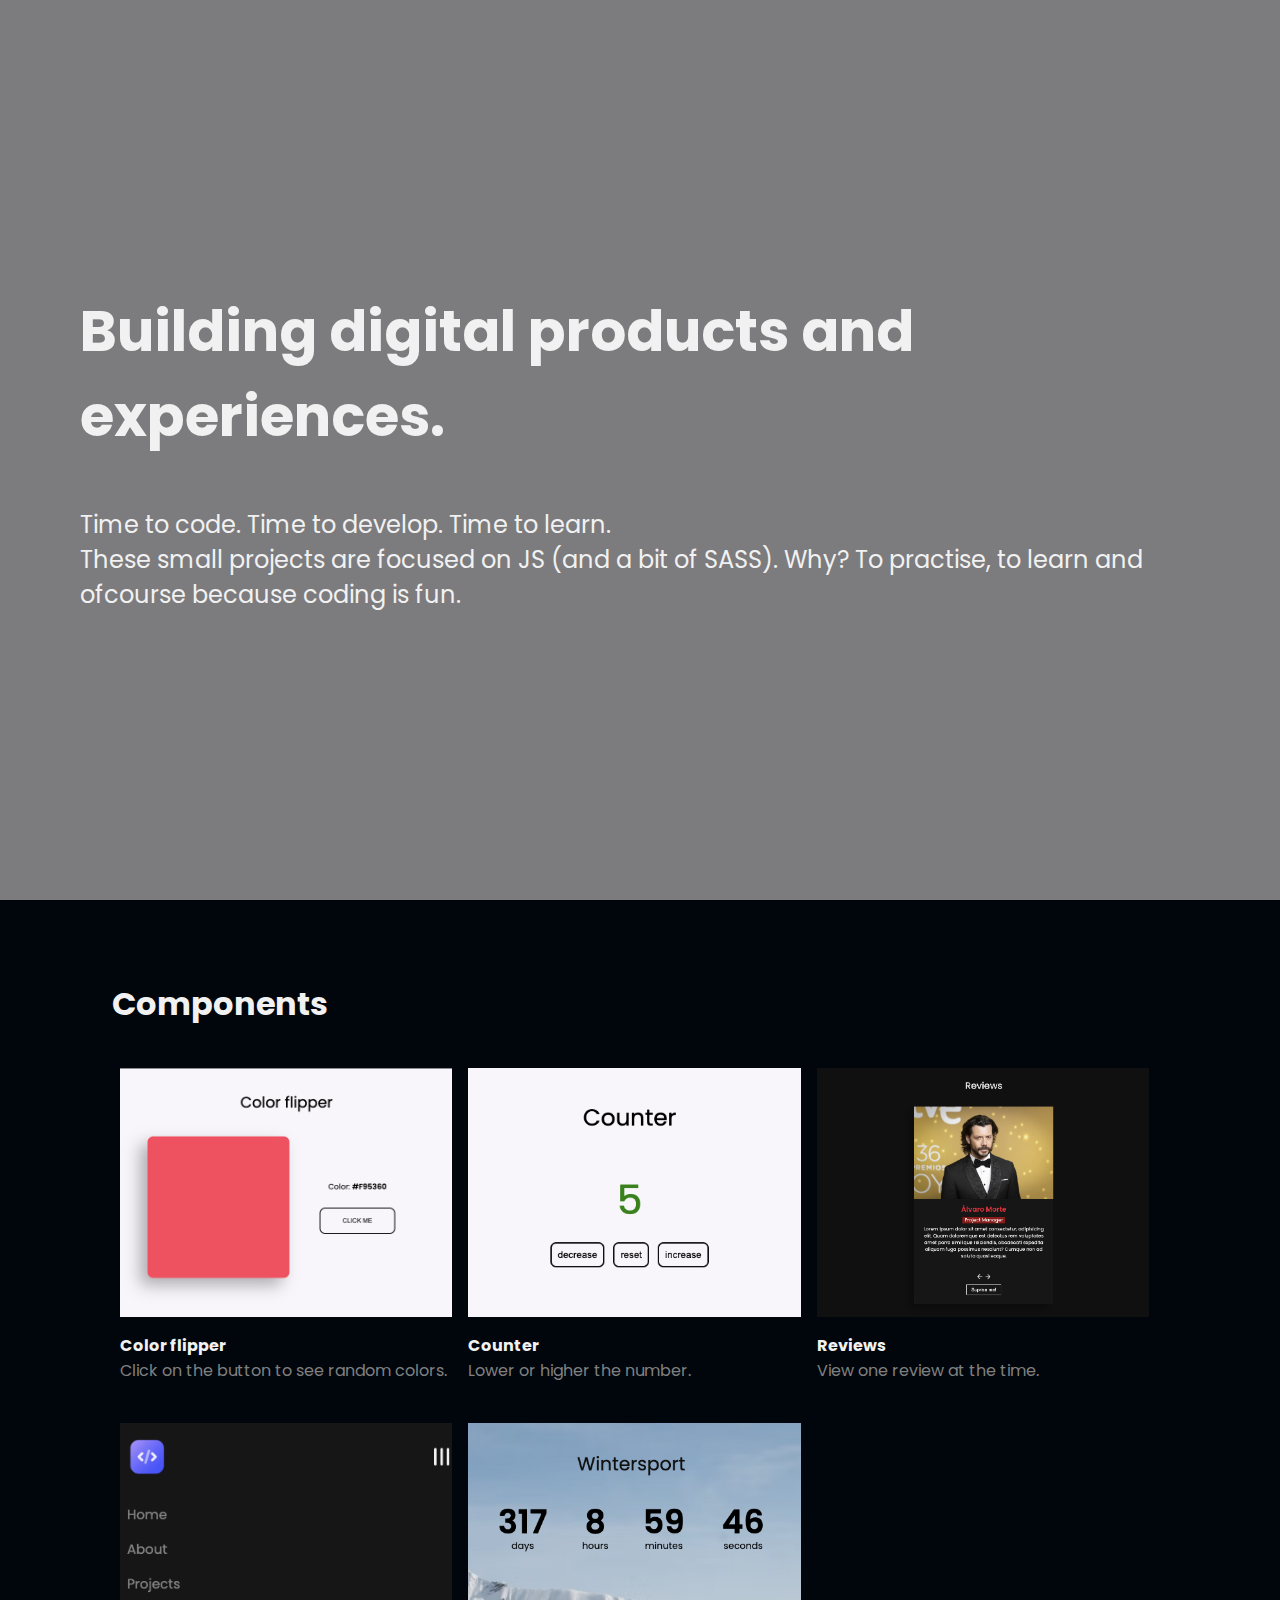
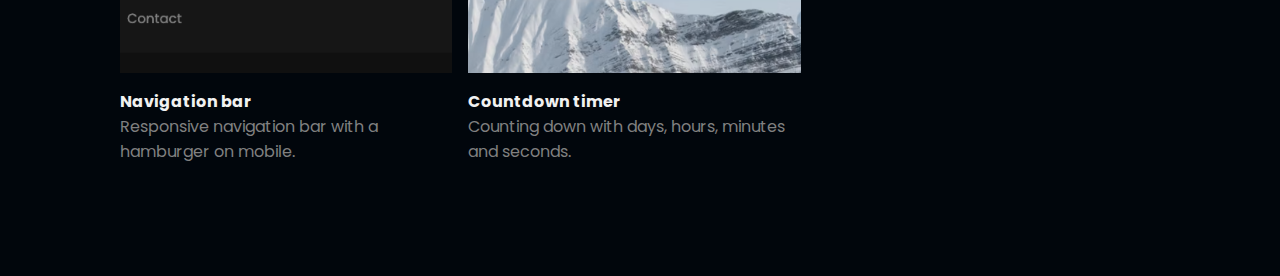
<file: index.html>
<!DOCTYPE html>
<html lang="en">
<head>
	<meta charset="UTF-8">
	<meta name="viewport" content="width=device-width, initial-scale=1.0">
	<meta http-equiv="X-UA-Compatible" content="ie=edge">
	<link rel="stylesheet" href="./styles/style.css">
	<title>Small JS projects</title>
</head>
<body>
	<section class="hero">
		<div class="hero-image"></div>
		<div class="hero-content">
			<h1 class="hero-title">Building digital products and experiences.</h1>
			<p class="hero-text">
				Time to code. Time to develop. Time to learn.<br>
				These small projects are focused on JS (and a bit of SASS). Why? To practise, to learn and ofcourse because coding is fun.
			</p>
		</div>
	</section>
	<section class="section">
		<h2 class="section-title">Components</h2>
		<div class="article-container">
			<article class="article">
				<div class="ratio-img-box">
					<img src="./images/colorflipper.png" class="article-img" alt="Color flipper thumbnail">
				</div>
				<div class="article-content">
					<h3 class="article-title">Color flipper</h3>
					<p class="article-descr">Click on the button to see random colors.</p>
				</div>
				<a href="./components/color-flipper.html" class="article-link" title="View color flipper"></a>
			</article>
			<article class="article">
				<div class="ratio-img-box">
					<img src="./images/counter.png" class="article-img" alt="Counter thumbnail">
				</div>
				<div class="article-content">
					<h3 class="article-title">Counter</h3>
					<p class="article-descr">Lower or higher the number.</p>
				</div>
				<a href="./components/counter.html" class="article-link" title="View the counter"></a>
			</article>
			<article class="article">
				<div class="ratio-img-box">
					<img src="./images/reviews.png" class="article-img" alt="Reviews thumbnail">
				</div>
				<div class="article-content">
					<h3 class="article-title">Reviews</h3>
					<p class="article-descr">View one review at the time.</p>
				</div>
				<a href="./components/reviews.html" class="article-link" title="View reviews"></a>
			</article>
			<article class="article">
				<div class="ratio-img-box">
					<img src="./images/navbar.png" class="article-img" alt="Navigation bar thumbnail">
				</div>
				<div class="article-content">
					<h3 class="article-title">Navigation bar</h3>
					<p class="article-descr">Responsive navigation bar with a hamburger on mobile.</p>
				</div>
				<a href="./components/navbar.html" class="article-link" title="View the navigation bar"></a>
			</article>
			<article class="article">
				<div class="ratio-img-box">
					<img src="./images/countdown-timer.png" class="article-img" alt="Countdown timer thumbnail">
				</div>
				<div class="article-content">
					<h3 class="article-title">Countdown timer</h3>
					<p class="article-descr">Counting down with days, hours, minutes and seconds.</p>
				</div>
				<a href="./components/countdown-timer.html" class="article-link" title="View the countdown timer"></a>
			</article>
		</div>
	</section>
</body>
</html>
</file>
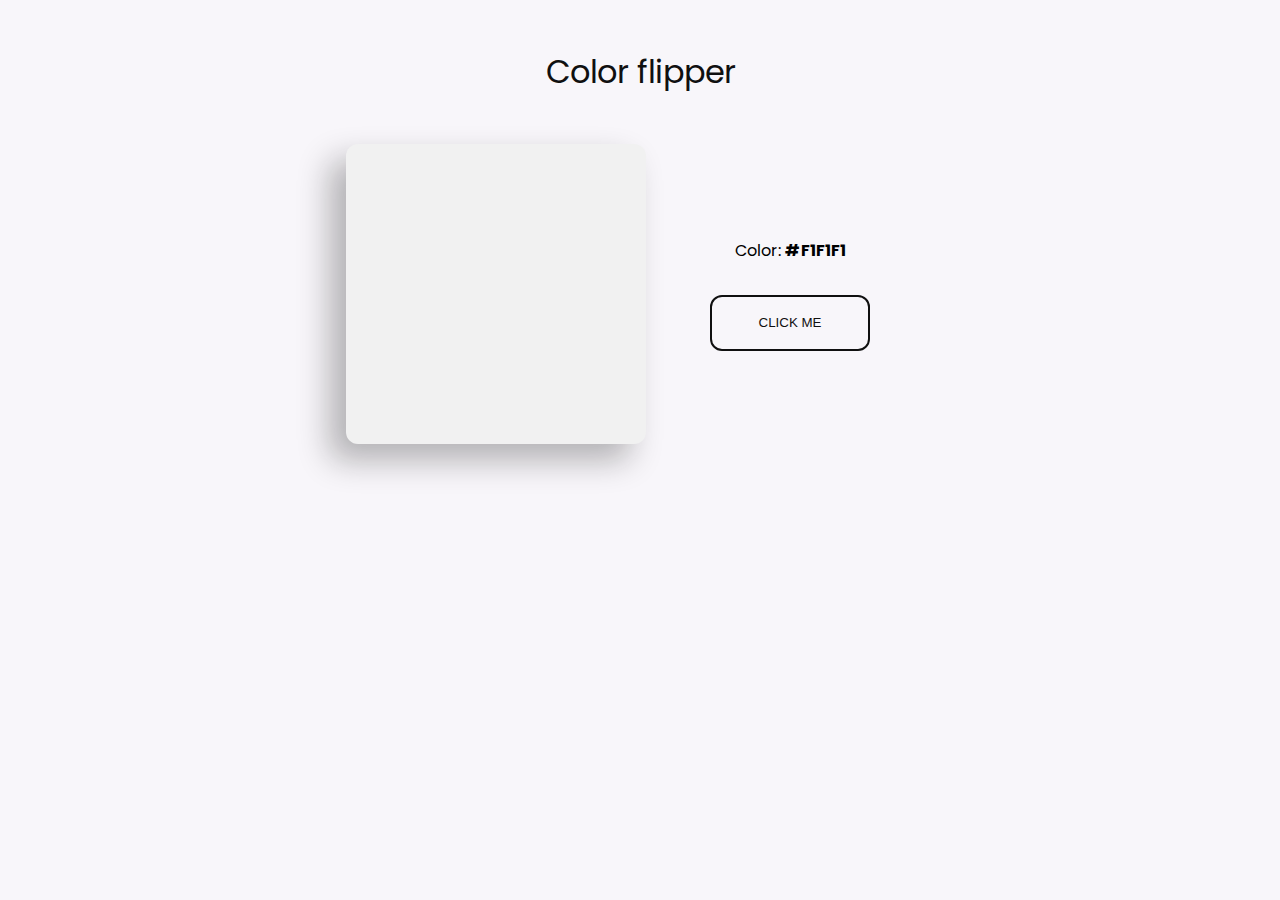
<file: components/color-flipper.html>
<!DOCTYPE html>
<html lang="en">
<head>
	<meta charset="UTF-8">
	<meta name="viewport" content="width=device-width, initial-scale=1.0">
	<meta http-equiv="X-UA-Compatible" content="ie=edge">
	<link rel="stylesheet" href="../styles/style.css">
	<title>Color flipper</title>
</head>
<body>
	<header class="header">
		<h1>Color flipper</h1>
	</header>

	<div class="color-flipper-container">
		<span id="color-box"></span>
		<div class="color-flipper-descr">
			<p class="color-txt">Color: <span class="hex-code">#F1F1F1</span></p>
			<button class="btn">CLICK ME</button>
		</div>
	</div>
</body>
</html>
<script src="../scripts/color-flipper.js"></script>
</file>
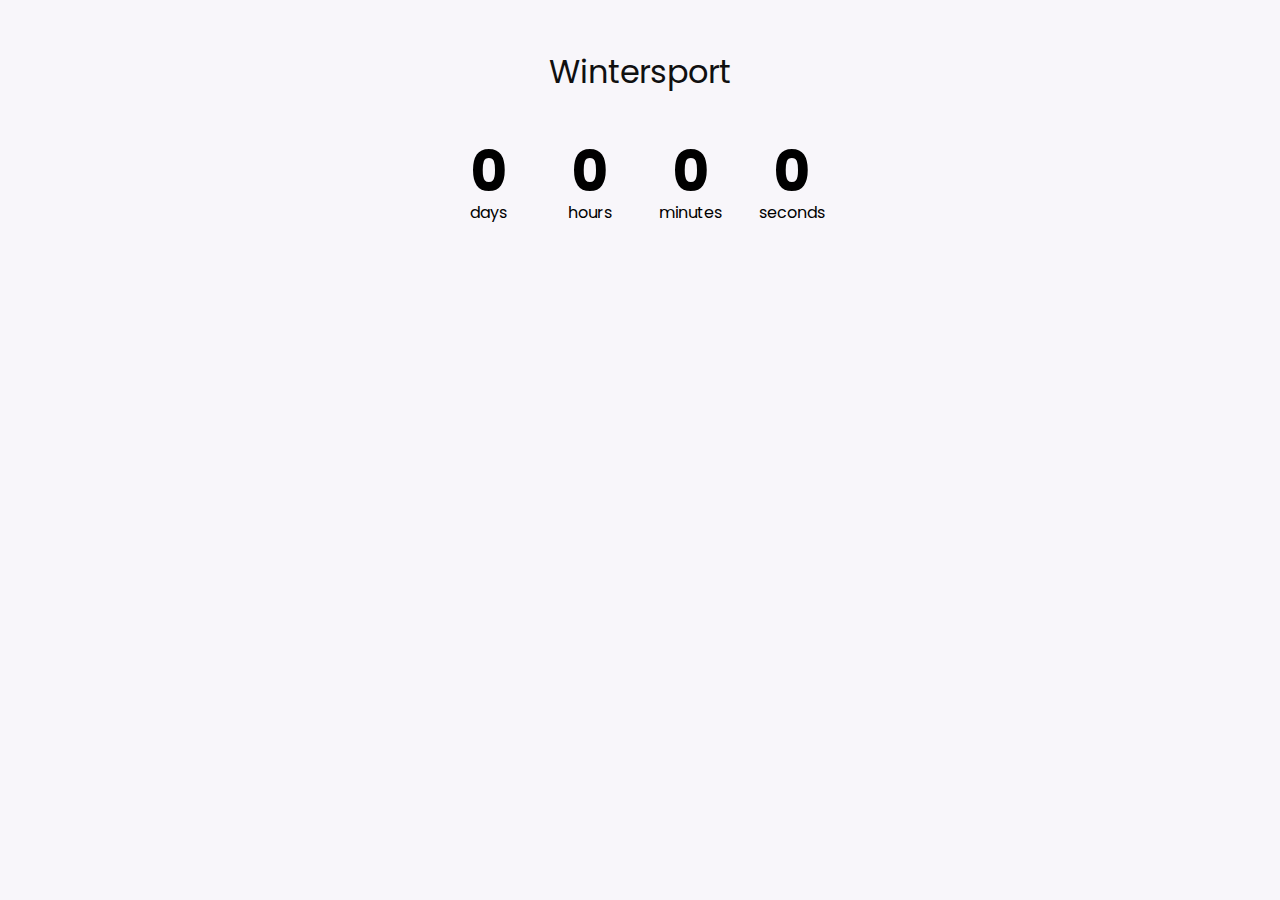
<file: components/countdown-timer.html>
<!DOCTYPE html>
<html lang="en">
<head>
	<meta charset="UTF-8">
	<meta name="viewport" content="width=device-width, initial-scale=1.0">
	<meta http-equiv="X-UA-Compatible" content="ie=edge">
	<link rel="stylesheet" href="../styles/style.css">
	<title>Countdown timer</title>
</head>
<body class="countdown-timer">
	<header class="header">
		<h1>Wintersport</h1>
	</header>

	<section class="countdown-container">
		<div class="counter days-container">
			<p class="number" id="days">0</p>
			<span class="time-unit">days</span>
		</div>
		<div class="counter hours-container">
			<p class="number" id="hours">0</p>
			<span class="time-unit">hours</span>
		</div>
		<div class="counter minutes-container">
			<p class="number" id="minutes">0</p>
			<span class="time-unit">minutes</span>
		</div>
		<div class="counter seconds-container">
			<p class="number" id="seconds">0</p>
			<span class="time-unit">seconds</span>
		</div>
	</section>
</body>
</html>
<script src="../scripts/countdown-timer.js"></script>
</file>
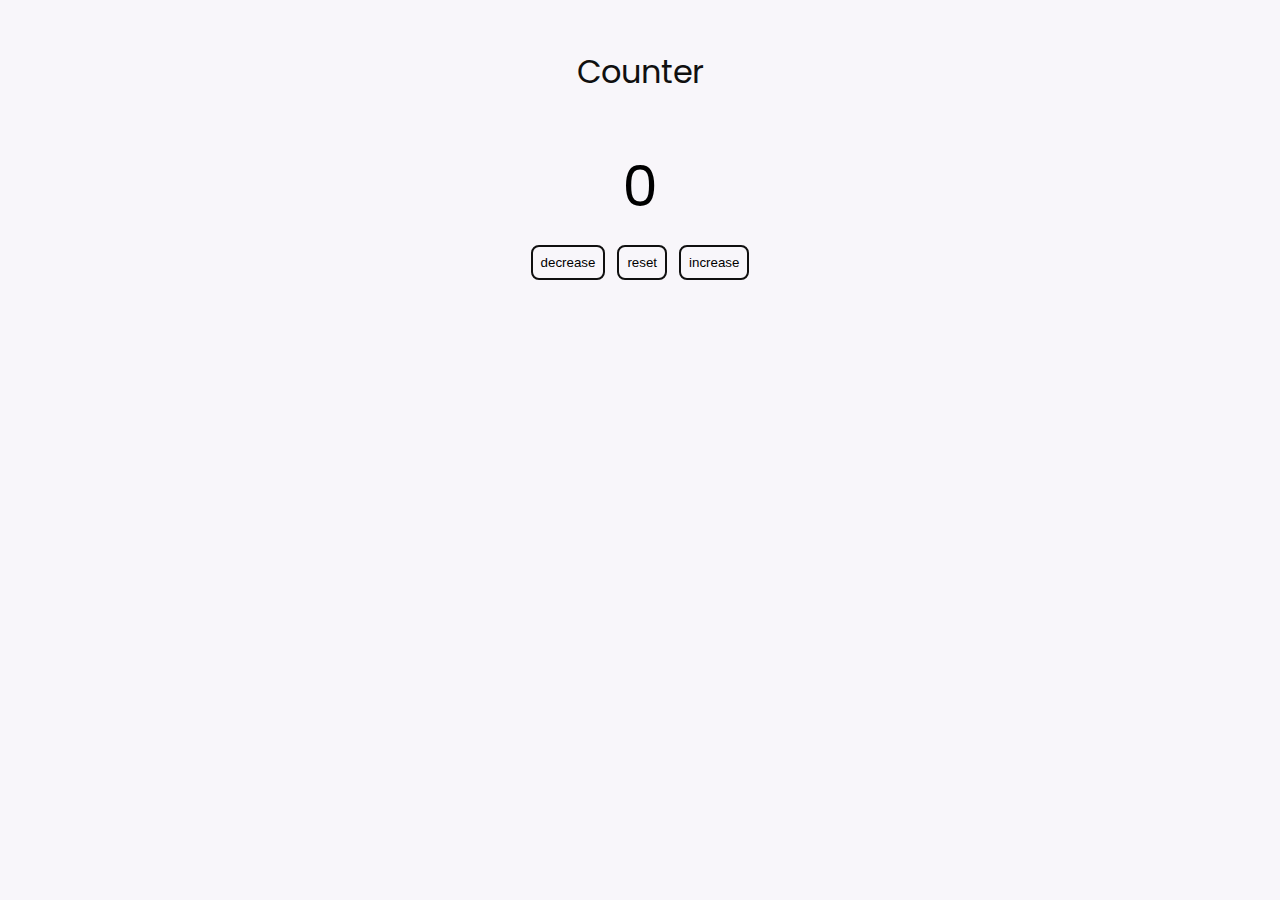
<file: components/counter.html>
<!DOCTYPE html>
<html lang="en">
<head>
	<meta charset="UTF-8">
	<meta name="viewport" content="width=device-width, initial-scale=1.0">
	<meta http-equiv="X-UA-Compatible" content="ie=edge">
	<link rel="stylesheet" href="../styles/style.css">
	<title>Counter</title>
</head>
<body>
	<header class="header">
		<h1>Counter</h1>
	</header>

	<div class="counter-container">
		<span id="value">0</span>
		<div class="btn-container">
			<button class="btn decrease">decrease</button>
			<button class="btn reset">reset</button>
			<button class="btn increase">increase</button>
		</div>
	</div>
</body>
</html>
<script src="../scripts/counter.js"></script>
</file>
<file: styles/style.css>
@import url("https://fonts.googleapis.com/css2?family=Poppins:wght@200;400;600&display=swap");
* {
  margin: 0;
  padding: 0;
  -webkit-box-sizing: border-box;
          box-sizing: border-box;
}

body {
  font-family: 'Poppins', sans-serif;
}

.hero {
  position: relative;
  width: 100vw;
  height: 100vh;
}

.hero .hero-image {
  position: absolute;
  z-index: -1;
  top: 0;
  left: 0;
  width: 100%;
  height: 100%;
  background-image: url("https://images.unsplash.com/photo-1609079332148-ce057e967197?ixlib=rb-4.0.3&ixid=MnwxMjA3fDB8MHxwaG90by1wYWdlfHx8fGVufDB8fHx8&auto=format&fit=crop&w=1170&q=80");
  background-repeat: no-repeat;
  background-size: cover;
  background-position: center;
  -webkit-box-shadow: inset 0 0 0 2000px rgba(0, 0, 0, 0.5);
          box-shadow: inset 0 0 0 2000px rgba(0, 0, 0, 0.5);
}

.hero .hero-content {
  display: -webkit-box;
  display: -ms-flexbox;
  display: flex;
  -webkit-box-pack: center;
      -ms-flex-pack: center;
          justify-content: center;
  -webkit-box-align: center;
      -ms-flex-align: center;
          align-items: center;
  -webkit-box-orient: vertical;
  -webkit-box-direction: normal;
      -ms-flex-direction: column;
          flex-direction: column;
  -webkit-box-align: start;
      -ms-flex-align: start;
          align-items: flex-start;
  height: 100%;
  margin: 0 2rem;
}

@media (min-width: 768px) {
  .hero .hero-content {
    margin: 0 5rem;
  }
}

.hero .hero-content .hero-title {
  color: #F1F1F1;
  font-size: 1.5rem;
}

@media (min-width: 768px) {
  .hero .hero-content .hero-title {
    font-size: 3.5rem;
  }
}

.hero .hero-content .hero-text {
  color: #F1F1F1;
  font-size: 1rem;
  margin-top: 1rem;
}

@media (min-width: 768px) {
  .hero .hero-content .hero-text {
    font-size: 1.5rem;
    margin-top: 3rem;
  }
}

.section {
  background-color: #01060c;
  padding: 4rem 2rem;
}

@media (min-width: 768px) {
  .section {
    padding: 5rem 7rem;
  }
}

.section .section-title {
  color: #F1F1F1;
  margin-bottom: 2rem;
}

@media (min-width: 768px) {
  .section .section-title {
    font-size: 2rem;
  }
}

.article-container {
  display: -webkit-box;
  display: -ms-flexbox;
  display: flex;
  -ms-flex-wrap: wrap;
      flex-wrap: wrap;
}

.article {
  position: relative;
  -ms-flex-preferred-size: 100%;
      flex-basis: 100%;
  padding: 0.5rem 0.5rem 2rem;
}

@media (min-width: 768px) {
  .article {
    -ms-flex-preferred-size: 33%;
        flex-basis: 33%;
  }
}

.article .ratio-img-box {
  height: 0;
  overflow: hidden;
  padding-top: calc(3 / 4 * 100%);
  position: relative;
}

.article .ratio-img-box .article-img {
  position: absolute;
  top: 0;
  left: 0;
  width: 100%;
  height: 100%;
  -o-object-fit: cover;
     object-fit: cover;
}

.article .article-content {
  padding-top: 1rem;
}

.article .article-content .article-title {
  color: #F1F1F1;
  font-size: 1rem;
}

.article .article-content .article-descr {
  font-size: 1rem;
  color: #808080;
}

.article .article-link {
  position: absolute;
  z-index: 1;
  top: 0;
  left: 0;
  width: 100%;
  height: 100%;
}

body {
  background-color: #F8F6FA;
}

.color-flipper-container {
  display: -webkit-box;
  display: -ms-flexbox;
  display: flex;
  -webkit-box-orient: vertical;
  -webkit-box-direction: normal;
      -ms-flex-direction: column;
          flex-direction: column;
  -webkit-box-pack: center;
      -ms-flex-pack: center;
          justify-content: center;
  -webkit-box-align: center;
      -ms-flex-align: center;
          align-items: center;
  text-align: center;
}

@media (min-width: 768px) {
  .color-flipper-container {
    -webkit-box-orient: horizontal;
    -webkit-box-direction: normal;
        -ms-flex-direction: row;
            flex-direction: row;
  }
}

.color-flipper-container #color-box {
  background-color: #F1F1F1;
  -webkit-box-shadow: -1rem 1rem 2rem rgba(16, 16, 16, 0.3);
          box-shadow: -1rem 1rem 2rem rgba(16, 16, 16, 0.3);
  border-radius: 0.75rem;
  width: 18.75rem;
  height: 18.75rem;
}

.color-flipper-container .color-flipper-descr {
  margin-top: 4rem;
}

@media (min-width: 768px) {
  .color-flipper-container .color-flipper-descr {
    margin: 0 4rem 0;
  }
}

.color-flipper-container .color-flipper-descr .color-txt {
  margin-bottom: 2rem;
}

.color-flipper-container .color-flipper-descr .color-txt .hex-code {
  font-weight: bold;
}

.color-flipper-container .color-flipper-descr .btn {
  color: #101010;
  background: transparent;
  width: 10rem;
  height: 3.5rem;
  padding: 1rem 0;
  border-radius: 0.75rem;
  border: 2px solid #101010;
}

.color-flipper-container .color-flipper-descr .btn:hover, .color-flipper-container .color-flipper-descr .btn:focus {
  border-width: 3px;
}

.counter-container {
  display: -webkit-box;
  display: -ms-flexbox;
  display: flex;
  -webkit-box-pack: center;
      -ms-flex-pack: center;
          justify-content: center;
  -webkit-box-align: center;
      -ms-flex-align: center;
          align-items: center;
  -webkit-box-orient: vertical;
  -webkit-box-direction: normal;
      -ms-flex-direction: column;
          flex-direction: column;
}

.counter-container #value {
  font-size: 3.5rem;
  margin-bottom: 1rem;
}

.counter-container .btn {
  background-color: transparent;
  padding: 0.5rem;
  border: solid 2px #101010;
  border-radius: 0.5rem;
}

.counter-container .btn:not(:last-child) {
  margin-right: 0.5rem;
}

.counter-container .btn:hover, .counter-container .btn:focus {
  color: #F1F1F1;
  background-color: #101010;
}

.bg-reviews {
  background-color: #101010;
}

.reviews-container {
  display: -webkit-box;
  display: -ms-flexbox;
  display: flex;
  -webkit-box-pack: center;
      -ms-flex-pack: center;
          justify-content: center;
  -webkit-box-align: center;
      -ms-flex-align: center;
          align-items: center;
  -webkit-box-orient: vertical;
  -webkit-box-direction: normal;
      -ms-flex-direction: column;
          flex-direction: column;
}

.reviews-container .review {
  position: relative;
  color: #F1F1F1;
  background-color: #161616;
  -webkit-box-shadow: -1rem 1rem 2rem rgba(0, 0, 0, 0.3);
          box-shadow: -1rem 1rem 2rem rgba(0, 0, 0, 0.3);
  max-width: 30rem;
  margin: 0 1rem 3rem;
  padding: 21rem 2rem 2rem;
  text-align: center;
}

.reviews-container .review .author {
  color: #DC143C;
}

.reviews-container .review .reviewer-img {
  position: absolute;
  top: 0;
  left: 0;
  width: 100%;
  height: 20rem;
  -o-object-fit: cover;
     object-fit: cover;
}

.reviews-container .review .job {
  display: table;
  margin: 0.5rem auto;
  color: #F1F1F1;
  background-color: #880808;
  padding: 0 0.5rem;
}

.reviews-container .review .reviewer-img, .reviews-container .review #job, .reviews-container .review #text {
  margin-bottom: 1rem;
}

.reviews-container .review .description {
  margin-bottom: 3rem;
}

.reviews-container .review .btn-container {
  margin-bottom: 0.5rem;
}

.reviews-container .review .btn-container .prev-btn, .reviews-container .review .btn-container .next-btn {
  color: #F1F1F1;
  background-color: transparent;
  border: none;
}

.reviews-container .review .btn-container .prev-btn:hover, .reviews-container .review .btn-container .prev-btn:focus, .reviews-container .review .btn-container .next-btn:hover, .reviews-container .review .btn-container .next-btn:focus {
  color: #DC143C;
}

.reviews-container .review .btn-container .prev-btn .material-symbols-outlined, .reviews-container .review .btn-container .next-btn .material-symbols-outlined {
  font-weight: bold;
}

.reviews-container .review .random-btn {
  color: #F1F1F1;
  font-size: 1rem;
  background-color: transparent;
  border: 2px solid #F1F1F1;
  padding: 0.5rem 1rem;
}

.reviews-container .review .random-btn:hover, .reviews-container .review .random-btn:focus {
  color: #DC143C;
  border-color: #DC143C;
}

.bg-navbar {
  background-color: #101010;
}

.navbar {
  background-color: #161616;
  padding: 1rem;
}

.navbar .nav-header {
  display: -webkit-box;
  display: -ms-flexbox;
  display: flex;
  -webkit-box-pack: center;
      -ms-flex-pack: center;
          justify-content: center;
  -webkit-box-align: center;
      -ms-flex-align: center;
          align-items: center;
  -webkit-box-orient: horizontal;
  -webkit-box-direction: normal;
      -ms-flex-direction: row;
          flex-direction: row;
  -webkit-box-pack: justify;
      -ms-flex-pack: justify;
          justify-content: space-between;
}

.navbar .nav-header .logo {
  width: 3rem;
}

.navbar .nav-header .nav-toggle {
  all: unset;
  -webkit-transition: linear transform 300ms;
  transition: linear transform 300ms;
}

.navbar .nav-header .nav-toggle:hover {
  -webkit-transform: rotate(90deg);
          transform: rotate(90deg);
}

.navbar .nav-header .nav-toggle .nav-icon {
  color: #F1F1F1;
  font-size: 1.5rem;
}

.navbar .links {
  height: 0;
  overflow: hidden;
  -webkit-transition: height 1s;
  transition: height 1s;
  list-style-type: none;
}

.navbar .links .link {
  margin-top: 1rem;
}

.navbar .links .link:first-child {
  margin-top: 2rem;
}

.navbar .links .link a {
  color: #808080;
  text-decoration: none;
}

.navbar .links .link a:hover {
  color: #F1F1F1;
  border-left: solid 2px #F1F1F1;
  padding-left: 0.5rem;
}

.navbar .show-links {
  height: 12rem;
}

.navbar .socials {
  display: none;
}

@media (min-width: 768px) {
  .navbar {
    display: -webkit-box;
    display: -ms-flexbox;
    display: flex;
    -webkit-box-pack: center;
        -ms-flex-pack: center;
            justify-content: center;
    -webkit-box-align: center;
        -ms-flex-align: center;
            align-items: center;
    -webkit-box-orient: horizontal;
    -webkit-box-direction: normal;
        -ms-flex-direction: row;
            flex-direction: row;
    -webkit-box-pack: justify;
        -ms-flex-pack: justify;
            justify-content: space-between;
  }
  .navbar .nav-header .nav-toggle {
    display: none;
  }
  .navbar .links {
    display: -webkit-box;
    display: -ms-flexbox;
    display: flex;
    -webkit-box-pack: center;
        -ms-flex-pack: center;
            justify-content: center;
    -webkit-box-align: center;
        -ms-flex-align: center;
            align-items: center;
    -webkit-box-orient: horizontal;
    -webkit-box-direction: normal;
        -ms-flex-direction: row;
            flex-direction: row;
    height: auto;
    margin: 0 3rem;
  }
  .navbar .links .link {
    margin: 0 1rem;
  }
  .navbar .links .link:first-child {
    margin-top: 0;
  }
  .navbar .links .link a:hover {
    border-left: none;
    border-bottom: solid 2px #F1F1F1;
    padding: 0 0 0.5rem 0;
  }
  .navbar .socials {
    display: -webkit-box;
    display: -ms-flexbox;
    display: flex;
    -webkit-box-pack: center;
        -ms-flex-pack: center;
            justify-content: center;
    -webkit-box-align: center;
        -ms-flex-align: center;
            align-items: center;
    -webkit-box-orient: horizontal;
    -webkit-box-direction: normal;
        -ms-flex-direction: row;
            flex-direction: row;
    list-style-type: none;
  }
  .navbar .socials .social:not(:first-child) {
    margin: 0 0 0 0.5rem;
  }
  .navbar .socials .social .social-icon {
    color: #888FF5;
    font-size: 1.25rem;
  }
  .navbar .socials .social .social-icon:hover {
    color: #F1F1F1;
  }
}

.countdown-timer {
  background-image: url("https://images.unsplash.com/photo-1438175559191-5b41197d0d26?ixlib=rb-4.0.3&ixid=MnwxMjA3fDB8MHxwaG90by1wYWdlfHx8fGVufDB8fHx8&auto=format&fit=crop&w=1170&q=80");
  background-size: cover;
  background-repeat: no-repeat;
  background-position: top center;
  min-height: 100vh;
  display: -webkit-box;
  display: -ms-flexbox;
  display: flex;
  -webkit-box-orient: vertical;
  -webkit-box-direction: normal;
      -ms-flex-direction: column;
          flex-direction: column;
  -webkit-box-align: center;
      -ms-flex-align: center;
          align-items: center;
  -webkit-box-sizing: border-box;
          box-sizing: border-box;
}

.countdown-timer .countdown-container {
  display: -webkit-box;
  display: -ms-flexbox;
  display: flex;
}

.countdown-timer .countdown-container .counter {
  text-align: center;
}

.countdown-timer .countdown-container .counter .number {
  font-weight: bold;
  font-size: 1.5rem;
  line-height: 1;
  margin: 0 2rem;
}

@media (min-width: 768px) {
  .countdown-timer .countdown-container .counter .number {
    font-size: 3.5rem;
  }
}

.countdown-timer .countdown-container .counter .time-unit {
  font-size: 1rem;
}

.header {
  margin: 3rem 0 3rem;
  text-align: center;
  color: #101010;
}

.header.is-white {
  color: #F1F1F1;
}

.header h1 {
  font-size: 2rem;
  font-weight: normal;
}
/*# sourceMappingURL=style.css.map */
</file>
